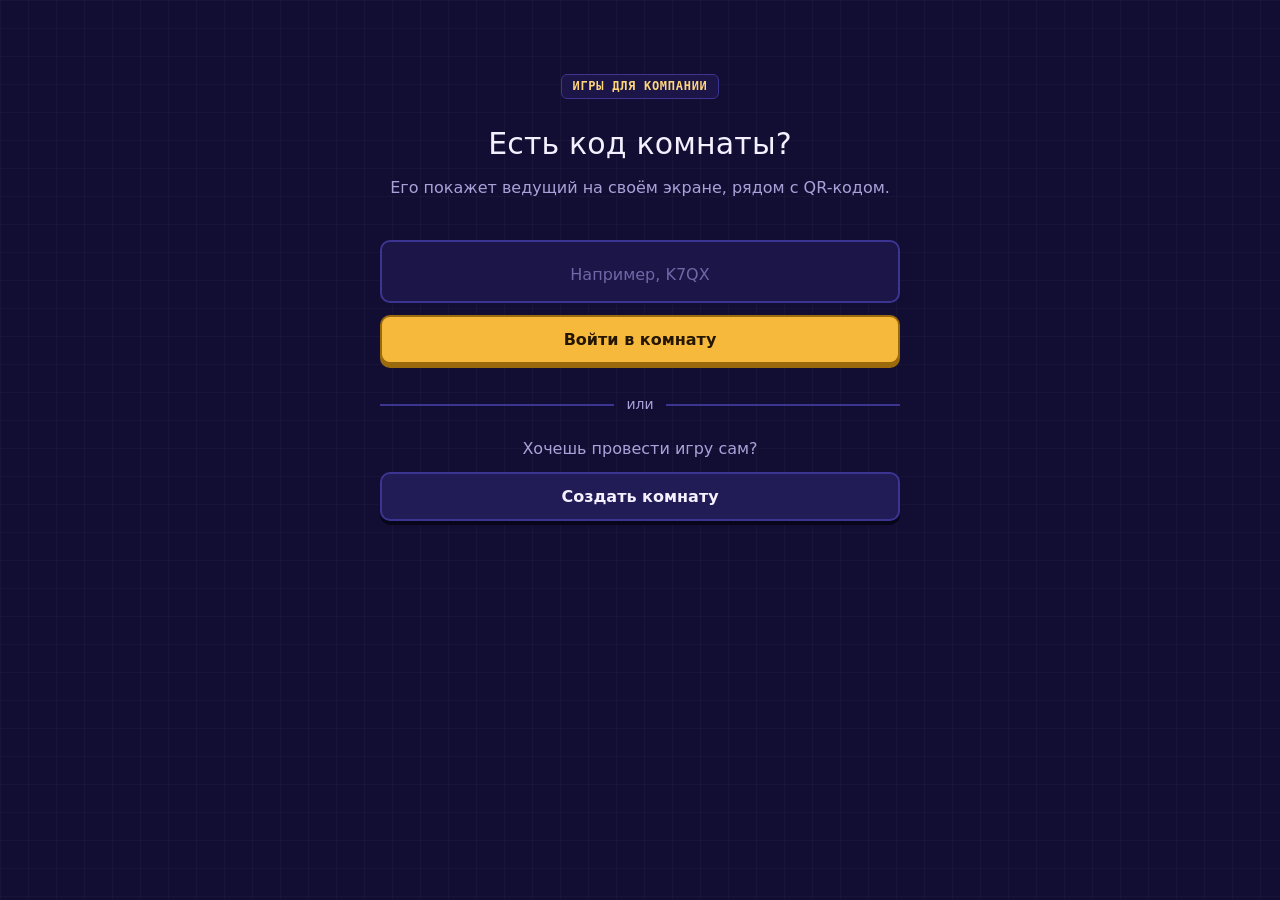
<file: index.html>
<!doctype html>
<html lang="ru">
<head>
<meta charset="utf-8">
<meta name="viewport" content="width=device-width, initial-scale=1, viewport-fit=cover, user-scalable=no">
<meta name="referrer" content="no-referrer">
<meta http-equiv="Content-Security-Policy" content="default-src 'self'; script-src 'self' 'unsafe-inline' https://cdnjs.cloudflare.com; style-src 'self' 'unsafe-inline' https://fonts.googleapis.com; font-src https://fonts.gstatic.com; img-src 'self' data:; connect-src 'self' wss://mathioboard.com ws: wss:; object-src 'none'; base-uri 'none'; form-action 'self'">
<meta name="theme-color" content="#120e33">
<title>Игра</title>
<link rel="preconnect" href="https://fonts.googleapis.com">
<link href="https://fonts.googleapis.com/css2?family=Dela+Gothic+One&family=Golos+Text:wght@400;500;600;700;800&family=JetBrains+Mono:wght@600;700;800&display=swap" rel="stylesheet">
<link rel="stylesheet" href="style.css?v=15">
<style>
  body { padding: 14px 16px calc(20px + env(safe-area-inset-bottom)); }
  main { max-width: 520px; margin: 0 auto; }
  .top { display: flex; align-items: center; justify-content: space-between; margin-bottom: 16px; min-height: 36px; }
  .top .score { font-family: var(--display); color: var(--gold); font-size: 20px; }
  .hero { padding: 48px 4px 24px; text-align: center; }
  .hero h1 { font-size: 30px; line-height: 1.1; }
  .opts { display: grid; gap: 10px; margin-top: 16px; }
  .q { font-size: 19px; font-weight: 700; line-height: 1.3; }
  .status { text-align: center; padding: 14px; font-weight: 700; }
  .big-msg { font-family: var(--display); font-size: 24px; text-align: center; margin: 22px 0 8px; }
  .board .cat { grid-template-columns: repeat(var(--n,5), minmax(0, 1fr)); }
  .codein { font-family: var(--mono); font-size: 26px; font-weight: 800; letter-spacing: .3em; text-align: center; text-transform: uppercase; }
  .codein::placeholder { font-family: 'Golos Text', system-ui, sans-serif; font-size: 16px; font-weight: 500; letter-spacing: normal; text-transform: none; }
  .err { margin: 0; color: #ff9aa0; font-weight: 600; text-align: center; }
  .or { display: flex; align-items: center; gap: 12px; margin: 30px 0 22px; color: var(--mute); font-size: 14px; }
  .or::before, .or::after { content: ''; flex: 1; height: 2px; background: var(--line); }
  a.btn { display: block; text-align: center; text-decoration: none; }
  .top span:first-child, .hero h1, .q, .big-msg { overflow-wrap: anywhere; }
  .top span:first-child { min-width: 0; overflow: hidden; text-overflow: ellipsis; white-space: nowrap; margin-right: 12px; }
  .board .cname { grid-column: 1 / -1; background: none; border: 0; padding: 6px 2px 0; color: var(--mute); font-size: 13px; text-transform: uppercase; letter-spacing: .06em; }
  .cell { min-height: 48px; font-size: 15px; }
</style>
</head>
<body>
<main id="app"></main>
<script src="config.js?v=15"></script><script src="common.js?v=15"></script>
<script>
let pid = null;
try { pid = localStorage.getItem('pid'); } catch {}
if (!pid) { pid = (crypto.randomUUID ? crypto.randomUUID() : Math.random().toString(36).slice(2) + Date.now()); try { localStorage.setItem('pid', pid); } catch {} }
let name = '';
let S = null, joined = false, lastBuzz = null;
const ROOM = (new URLSearchParams(location.search).get('room') || '').toUpperCase().replace(/[^A-Z0-9]/g, '').slice(0, 6);
const app = $('#app');

const net = connect({
  open() { if (ROOM) net.send({ t: 'join', room: ROOM, pid }); }, // known device -> straight back in; new -> name form
  roomGone() { joined = false; S = null; renderHome('Ведущий закрыл комнату ' + ROOM + '. Спроси у него новый код.'); },
  nameTaken(m) { renderJoin('Имя «' + m.name + '» уже занято в этой комнате. Добавь букву фамилии или смайлик.'); },
  full() { joined = false; S = null; renderHome('В комнате ' + ROOM + ' уже нет мест.'); },
  noRoom() { joined = false; S = null; renderHome('Комнаты с кодом ' + ROOM + ' нет. Проверь код или спроси у ведущего новую ссылку.'); },
  needName() { joined = false; renderJoin(); },
  rejected() { joined = false; S = null; app.innerHTML = `<div class="hero"><h1>Хост не пустил</h1><p class="mute">Можно попробовать ещё раз</p><button class="btn" onclick="location.reload()">Ещё раз</button></div>`; },
  closed() { joined = false; S = null; app.innerHTML = `<div class="hero pop"><h1>Игра уже идёт</h1><p class="mute" style="margin-top:12px">Вход закрыт. Если ты уже играл(а) — введи то же имя, что было.</p><button class="btn" style="margin-top:18px" onclick="renderJoin()">Ввести имя</button></div>`; },
  pid(m) { pid = m.pid; try { localStorage.setItem('pid', pid); } catch {} },
  state(m) { S = m.s; S.at = Date.now(); joined = true; render(); },
});

function renderJoin(err) {
  app.innerHTML = `<div class="hero">
    <p class="tag">Комната ${esc(ROOM)}</p>
    <h1 style="margin-top:16px">Как тебя зовут?</h1>
    <p class="mute">Напиши имя — под ним ты будешь в таблице очков.</p>
  </div>
  <form id="jf" class="col">
    <input id="nm" maxlength="20" placeholder="Имя" autocomplete="off" required>
    ${err ? `<p class="err">${esc(err)}</p>` : ''}
    <button class="btn">Отправить заявку</button>
  </form>`;
  $('#jf').onsubmit = e => {
    e.preventDefault(); name = $('#nm').value.trim(); if (!name) return;
        net.send({ t: 'join', room: ROOM, pid, name });
  };
  $('#nm').focus();
}
// Home: enter a room code, or become a host and create a room.
function renderHome(err) {
  app.innerHTML = `<div class="hero">
    <p class="tag">Игры для компании</p>
    <h1 style="margin-top:16px">Есть код комнаты?</h1>
    <p class="mute">Его покажет ведущий на своём экране, рядом с QR-кодом.</p>
  </div>
  <form id="rf" class="col">
    <input id="code" maxlength="6" placeholder="Например, K7QX" autocomplete="off" autocapitalize="characters" class="codein" required>
    ${err ? `<p class="err">${esc(err)}</p>` : ''}
    <button class="btn">Войти в комнату</button>
  </form>
  <div class="or"><span>или</span></div>
  <div class="col center">
    <p class="mute" style="margin:0">Хочешь провести игру сам?</p>
    <a class="btn ghost" href="host.html?new=1">Создать комнату</a>
  </div>`;
  $('#rf').onsubmit = e => {
    e.preventDefault();
    const c = $('#code').value.toUpperCase().replace(/[^A-Z0-9]/g, '');
    if (c) location.search = '?room=' + c;
  };
}
if (ROOM) app.innerHTML = '<p class="center mute" style="margin-top:40vh">Подключаемся…</p>';
else renderHome();

function topBar() {
  return `<div class="top"><span class="mute">${esc(S.me.name)}</span><span class="score">${fmt(S.me.score)}</span></div>`;
}

function render() {
  if (!S || !S.me) return renderJoin();
  if (S.me.status === 'pending') {
    app.innerHTML = `<div class="hero pop">${S.me.reclaim ? `<p class="tag">Возвращение</p><h1 style="margin-top:16px">Ведущий подтвердит, что это ты</h1><p class="mute" style="margin-top:12px">Тогда вернутся и твои очки. Не закрывай страницу.</p>` : `<p class="tag">Заявка отправлена</p><h1 style="margin-top:16px">Ждём ведущего</h1><p class="mute" style="margin-top:12px">Он запустит всех в комнату, когда соберёмся. Не закрывай страницу.</p>`}<p class="namecard">${esc(S.me.name)}</p></div>`;
    return;
  }
  let h = topBar();
  if (S.mode === 'lobby') {
    h += `<div class="big-msg">Ты в комнате</div><p class="center mute">Скоро начнём. Смотри на большой экран.</p>
      <h3 style="margin:24px 0 10px;font-size:15px" class="mute">Игроки · ${S.players.length}</h3>${leaderboard(S.players, pid)}`;
  } else if (S.mode === 'final') {
    h += `<div class="big-msg">Итоги</div>${podiumHtml(S.players)}`;
  } else if (S.mode === 'mill' && S.mill) h += mill(S.mill);
  else if (S.mode === 'melody' && S.melody) h += melody(S.melody);
  app.innerHTML = h;

  app.querySelectorAll('[data-a]').forEach(b => b.onclick = () => { net.send({ t: 'answer', i: +b.dataset.a }); navigator.vibrate && navigator.vibrate(20); });
  app.querySelectorAll('[data-pick]').forEach(b => b.onclick = () => { const [c, r] = b.dataset.pick.split(','); net.send({ t: 'pick', c: +c, r: +r }); });
  const bz = $('#buzz'); if (bz) bz.onpointerdown = e => { e.preventDefault(); net.send({ t: 'buzz' }); navigator.vibrate && navigator.vibrate(40); };
}

function mill(m) {
  let h = `<div class="row" style="justify-content:space-between"><span class="tag">Вопрос ${m.idx + 1} из ${m.total}</span><span class="num gold">${fmt(m.value)}</span></div>
    <p class="q">${esc(m.q)}</p><div class="opts">`;
  m.a.forEach((t, i) => {
    let c = '';
    if (m.hidden.includes(i)) c = 'gone';
    if (m.mine === i) c = 'sel';
    if (m.phase !== 'question') { if (i === m.correct) c = 'right'; else if (m.mine === i) c = 'wrong'; }
    const dis = m.phase !== 'question' || m.mine !== undefined || m.hidden.includes(i);
    h += `<button class="opt ${c}" ${dis ? 'disabled' : `data-a="${i}"`}><span><b>${L[i]}:</b> ${esc(t)}</span></button>`;
  });
  h += `</div>` + lifelinesHtml(m, S.at);
  if (m.phase === 'question') h += `<div class="status ${m.mine !== undefined ? 'gold' : 'mute'}">${m.mine === undefined ? 'Выбери ответ'
    : m.answered >= m.players ? 'Ответ принят. Ведущий сейчас покажет правильный'
    : `Ответ принят. Ответили ${m.answered} из ${m.players}`}</div>`;
  else h += m.mine === m.correct
    ? `<div class="big-msg pop" style="color:var(--ok)">+${fmt(m.value)}</div>`
    : `<div class="status" style="color:var(--bad)">${m.mine === undefined ? 'Ты не успел(а) ответить' : 'Мимо'}</div>`;
  return h;
}

function melody(m) {
  let h = '';
  if (m.phase === 'board') {
    if (m.last) h += `<div class="panel center pop" style="margin-bottom:14px"><div class="mute" style="font-size:13px">Это была</div><div style="font-weight:800;font-size:18px">${esc(m.last.answer)}</div>
      <div class="${m.last.winner ? 'gold' : 'mute'}" style="margin-top:4px">${m.last.winner ? esc(m.last.winner) + ' +' + m.last.points : 'Никто не угадал'}</div></div>`;
    h += m.chooserIsMe ? `<div class="status gold">Твой выбор — нажми клетку</div>`
      : `<div class="status mute">${m.chooserName ? 'Выбирает ' + esc(m.chooserName) : 'Хост выбирает клетку'}</div>`;
    h += boardHtml(m, m.chooserIsMe);
  } else {
    h += `<div class="center" style="margin:8px 0 22px"><span class="tag">${esc(m.cur.cat)}</span> <span class="num gold" style="margin-left:6px">${m.cur.points}</span></div>`;
    if (m.phase === 'open') {
      h += m.lockedMe
        ? `<button class="buzz" disabled>МИМО</button><p class="center mute" style="margin-top:20px">В этот раз ты уже отвечал(а) — −${m.cur.points}</p>`
        : `<button class="buzz" id="buzz">ОТВЕТИТЬ</button><p class="center mute" style="margin-top:24px">Знаешь песню? Жми первым.<br>Ошибка: −${m.cur.points}</p>`;
    } else if (m.phase === 'buzzed') {
      h += m.buzzIsMe
        ? `<div class="big-msg pop" style="color:var(--gold);font-size:30px">Ты отвечаешь!</div><p class="center">Говори название вслух</p>`
        : `<button class="buzz" disabled>ЖДИ</button><p class="center" style="margin-top:20px">Отвечает <b>${esc(m.buzzName)}</b></p>`;
      if (m.buzzIsMe && lastBuzz !== m.cur.c + '-' + m.cur.r) { lastBuzz = m.cur.c + '-' + m.cur.r; navigator.vibrate && navigator.vibrate([60, 40, 60]); }
    }
  }
  return h;
}
</script>
</body>
</html>
</file>
<file: style.css>
/* Look: TV-studio game hardware. Flat solid fills, brass rims, hard offset shadows
   (like physical show buttons). No gradients, glows or blur. */
:root {
  --bg: #120e33;        /* studio night, violet-indigo */
  --well: #1b1647;      /* recessed surfaces: inputs, rows, cards */
  --panel: #211b56;     /* raised panels */
  --line: #3b3490;
  --ink: #f4f0ff;
  --mute: #a9a2d9;
  --gold: #f6b93b;      /* brass */
  --gold-hi: #ffd57a;
  --gold-dk: #9a6a0c;
  --sel: #ff7a1a;       /* locked-in answer */
  --ok: #22b87f;
  --bad: #ee4b55;
  --shadow: #07051a;
  --radius: 12px;
  --display: "Dela Gothic One", "Golos Text", system-ui, sans-serif;
  --mono: "JetBrains Mono", ui-monospace, monospace;
}
* { box-sizing: border-box; }
[hidden] { display: none !important; }
html, body { margin: 0; min-height: 100%; }
body {
  background: var(--bg);
  /* faint studio floor grid */
  background-image: linear-gradient(rgba(255,255,255,.025) 1px, transparent 1px), linear-gradient(90deg, rgba(255,255,255,.025) 1px, transparent 1px);
  background-size: 28px 28px;
  color: var(--ink);
  font: 16px/1.45 "Golos Text", system-ui, sans-serif;
  -webkit-tap-highlight-color: transparent;
}
button { font: inherit; color: inherit; cursor: pointer; border: 0; background: none; }
button:disabled { cursor: default; }
:focus-visible { outline: 3px solid var(--gold-hi); outline-offset: 2px; }
input, textarea, select {
  font: inherit; color: var(--ink); background: var(--well); border: 2px solid var(--line);
  border-radius: 10px; padding: 11px 13px; width: 100%;
}
input:focus, textarea:focus, select:focus { outline: none; border-color: var(--gold); }
input::placeholder, textarea::placeholder { color: #6f68a8; }
h1, h2, h3 { font-family: var(--display); font-weight: 400; margin: 0; letter-spacing: .005em; line-height: 1.15; }
.mute { color: var(--mute); }
.gold { color: var(--gold); }
.row { display: flex; gap: 10px; align-items: center; }
.col { display: flex; flex-direction: column; gap: 12px; }
.grow { flex: 1; min-width: 0; }
.wrap { flex-wrap: wrap; }
.center { text-align: center; }
.num { font-family: var(--mono); font-weight: 700; font-variant-numeric: tabular-nums; }

/* buttons: solid plate on a hard shadow, presses down */
.btn {
  padding: 11px 18px; border-radius: 10px; font-weight: 700;
  background: var(--gold); color: #251600; border: 2px solid var(--gold-dk);
  box-shadow: 0 4px 0 var(--gold-dk); transition: transform .06s, box-shadow .06s;
}
.btn:not(:disabled):active { transform: translateY(3px); box-shadow: 0 1px 0 var(--gold-dk); }
.btn.ghost { background: var(--panel); color: var(--ink); border-color: var(--line); box-shadow: 0 4px 0 var(--shadow); }
.btn.ghost:not(:disabled):active { box-shadow: 0 1px 0 var(--shadow); }
.btn.ok { background: var(--ok); color: #fff; border-color: #127451; box-shadow: 0 4px 0 #127451; }
.btn.bad { background: var(--bad); color: #fff; border-color: #9a2730; box-shadow: 0 4px 0 #9a2730; }
.btn.sm { padding: 6px 12px; font-size: 14px; box-shadow: 0 3px 0 var(--gold-dk); }
.btn.sm.ghost { box-shadow: 0 3px 0 var(--shadow); }
.btn.sm.ok { box-shadow: 0 3px 0 #127451; }
.btn:disabled { opacity: .35; }
.icon-btn { width: 34px; height: 34px; border-radius: 8px; background: var(--well); border: 2px solid var(--line); font-weight: 700; flex: none; }
.icon-btn:active { background: var(--line); }

.panel { background: var(--panel); border: 2px solid var(--line); border-radius: var(--radius); padding: 16px; box-shadow: 0 6px 0 var(--shadow); }

/* millionaire option: hexagon plate with brass rim */
.opt {
  --cut: 18px;
  position: relative; display: block; width: 100%; padding: 2px;
  background: var(--gold-dk);
  clip-path: polygon(var(--cut) 0, calc(100% - var(--cut)) 0, 100% 50%, calc(100% - var(--cut)) 100%, var(--cut) 100%, 0 50%);
  text-align: left;
}
.opt > span {
  display: flex; gap: 10px; align-items: center; min-height: 58px; padding: 10px calc(var(--cut) + 8px);
  background: var(--panel);
  clip-path: inherit; font-weight: 600; font-size: 17px;
  min-width: 0; overflow-wrap: anywhere;
}
.qbar > div, .lb .it .grow, .cname, .gamecard { overflow-wrap: anywhere; min-width: 0; }
.opt b { flex: none; white-space: nowrap; color: var(--gold); font-family: var(--mono); font-weight: 800; }
.opt:not(:disabled):active > span { background: var(--line); }
.opt.sel { background: var(--gold-hi); }
.opt.sel > span { background: var(--sel); color: #1f0d00; }
.opt.sel b { color: #1f0d00; }
.opt.right { background: #a6f5d2; }
.opt.right > span { background: var(--ok); color: #fff; }
.opt.right b { color: #fff; }
.opt.wrong > span { background: var(--bad); color: #fff; }
.opt.wrong b { color: #fff; }
.opt.gone { opacity: .15; }
.opt .cnt { margin-left: auto; font-family: var(--mono); font-weight: 700; font-size: 14px; opacity: .9; }

.qbar {
  --cut: 26px; padding: 3px;
  background: var(--gold);
  clip-path: polygon(var(--cut) 0, calc(100% - var(--cut)) 0, 100% 50%, calc(100% - var(--cut)) 100%, var(--cut) 100%, 0 50%);
}
.qbar > div {
  clip-path: inherit; background: var(--bg);
  padding: 22px calc(var(--cut) + 12px); text-align: center; font-weight: 700; font-size: 20px;
}

/* ladder */
.ladder { display: flex; flex-direction: column-reverse; gap: 2px; font-family: var(--mono); font-weight: 700; font-size: 14px; }
.ladder div { display: flex; justify-content: space-between; gap: 16px; padding: 4px 12px; border-radius: 6px; color: var(--gold); }
.ladder div.past { color: #6f68a8; }
.ladder div.now { background: var(--sel); color: #1f0d00; }

/* melody board */
.board { display: flex; flex-direction: column; gap: 8px; }
.board .cat { display: grid; grid-template-columns: minmax(90px, 1.3fr) repeat(var(--n, 5), minmax(0, 1fr)); gap: 6px; }
.board .cname {
  display: flex; align-items: center; padding: 8px 10px; border-radius: 10px;
  background: var(--well); border: 2px solid var(--line); font-weight: 700; font-size: 14px; line-height: 1.15;
}
.cell {
  min-height: 52px; border-radius: 10px; font-family: var(--display); font-size: 18px;
  color: var(--gold); background: var(--panel); border: 2px solid var(--line);
  box-shadow: 0 4px 0 var(--shadow); transition: transform .06s, box-shadow .06s;
}
.cell:not(:disabled):active { transform: translateY(3px); box-shadow: 0 1px 0 var(--shadow); }
.cell.used { background: transparent; color: transparent; border-style: dashed; border-color: #2c2670; box-shadow: none; }
.cell.cur { background: var(--sel); border-color: #a54800; color: #1f0d00; box-shadow: 0 4px 0 #a54800; }
/* Narrow screens (host on a phone): category name on its own row, cells below */
@media (max-width: 700px) {
  .board .cat { grid-template-columns: repeat(var(--n, 5), minmax(0, 1fr)); }
  .board .cname { grid-column: 1 / -1; background: none; border: 0; padding: 6px 2px 0; color: var(--mute); font-size: 13px; text-transform: uppercase; letter-spacing: .06em; }
  .cell { min-height: 48px; font-size: 16px; }
}

/* buzzer: a real arcade button, flat red cap on a deep skirt */
.buzz {
  width: min(70vw, 290px); aspect-ratio: 1; border-radius: 50%; margin: 0 auto 14px; display: block;
  font-family: var(--display); font-size: 26px; letter-spacing: .03em; color: #fff;
  background: var(--bad); border: 6px solid #ff8a90;
  box-shadow: 0 14px 0 #8e1d27, 0 14px 0 6px var(--shadow);
  transition: transform .05s, box-shadow .05s;
}
.buzz:not(:disabled):active { transform: translateY(10px); box-shadow: 0 4px 0 #8e1d27, 0 4px 0 6px var(--shadow); }
.buzz:disabled { background: #3a3470; border-color: #4e479a; color: #8f88c8; box-shadow: 0 14px 0 #26215c, 0 14px 0 6px var(--shadow); }

/* leaderboard */
.lb { display: flex; flex-direction: column; gap: 6px; }
.lb .it { display: flex; align-items: center; gap: 12px; padding: 10px 14px; border-radius: 10px; background: var(--well); border: 2px solid var(--line); }
.lb .it .pos { width: 26px; font-family: var(--mono); font-weight: 700; color: var(--mute); }
.lb .it:first-child { border-color: var(--gold); }
.lb .it:first-child .pos { color: var(--gold); }
.lb .it .sc { margin-left: auto; font-family: var(--mono); font-weight: 800; color: var(--gold); }
.off { opacity: .45; }

/* podium */
.podium { display: grid; grid-template-columns: repeat(3, minmax(0, 1fr)); gap: 8px; align-items: end; margin-top: 10px; }
.pod { display: flex; flex-direction: column; align-items: center; text-align: center; min-width: 0; }
.pod .pname { font-weight: 800; font-size: 15px; max-width: 100%; overflow-wrap: anywhere; line-height: 1.2; }
.pod .pscore { font-family: var(--mono); font-weight: 800; color: var(--gold); margin: 4px 0 8px; }
.pod .block { width: 100%; border-radius: 10px 10px 0 0; border: 2px solid var(--line); border-bottom: 0; background: var(--panel); display: flex; justify-content: center; padding-top: 10px; }
.pod .block span { font-family: var(--display); font-size: 34px; color: var(--mute); }
.pod.p1 .block { height: 140px; background: var(--gold); border-color: var(--gold-dk); }
.pod.p1 .block span { color: #251600; font-size: 46px; }
.pod.p1 .pname { font-size: 18px; }
.pod.p2 .block { height: 100px; }
.pod.p3 .block { height: 72px; }
.pod.me .pname { color: var(--sel); }
.pod.empty { visibility: hidden; }
.podium + .lb .it:first-child { border-color: var(--line); }
.podium + .lb .it:first-child .pos { color: var(--mute); }
.tag {
  display: inline-block; padding: 3px 10px; border-radius: 6px; font-family: var(--mono); font-size: 12px; font-weight: 700;
  text-transform: uppercase; letter-spacing: .06em; background: var(--well); color: var(--gold-hi); border: 1px solid var(--line);
}
.namecard {
  display: inline-block; margin: 26px 0 0; padding: 10px 22px; border-radius: 10px; border: 2px solid var(--gold);
  font-family: var(--display); font-size: 22px; color: var(--gold); box-shadow: 0 5px 0 var(--gold-dk); max-width: 100%; overflow-wrap: anywhere;
}
.lifeline { margin-top: 14px; padding: 12px 14px; border-radius: 10px; background: var(--well); border: 2px solid var(--gold); overflow-wrap: anywhere; }
.lifeline .k { font-family: var(--mono); font-size: 12px; text-transform: uppercase; letter-spacing: .08em; color: var(--gold); font-weight: 800; }
.toast { position: fixed; left: 50%; bottom: 20px; transform: translateX(-50%); background: var(--panel); border: 2px solid var(--gold); padding: 10px 16px; border-radius: 10px; z-index: 50; box-shadow: 0 5px 0 var(--shadow); }

@keyframes pop { from { transform: translateY(6px); opacity: 0 } to { transform: none; opacity: 1 } }
.pop { animation: pop .22s ease-out; }
@media (prefers-reduced-motion: reduce) { .pop { animation: none; } .btn, .cell, .buzz { transition: none; } }
</file>
